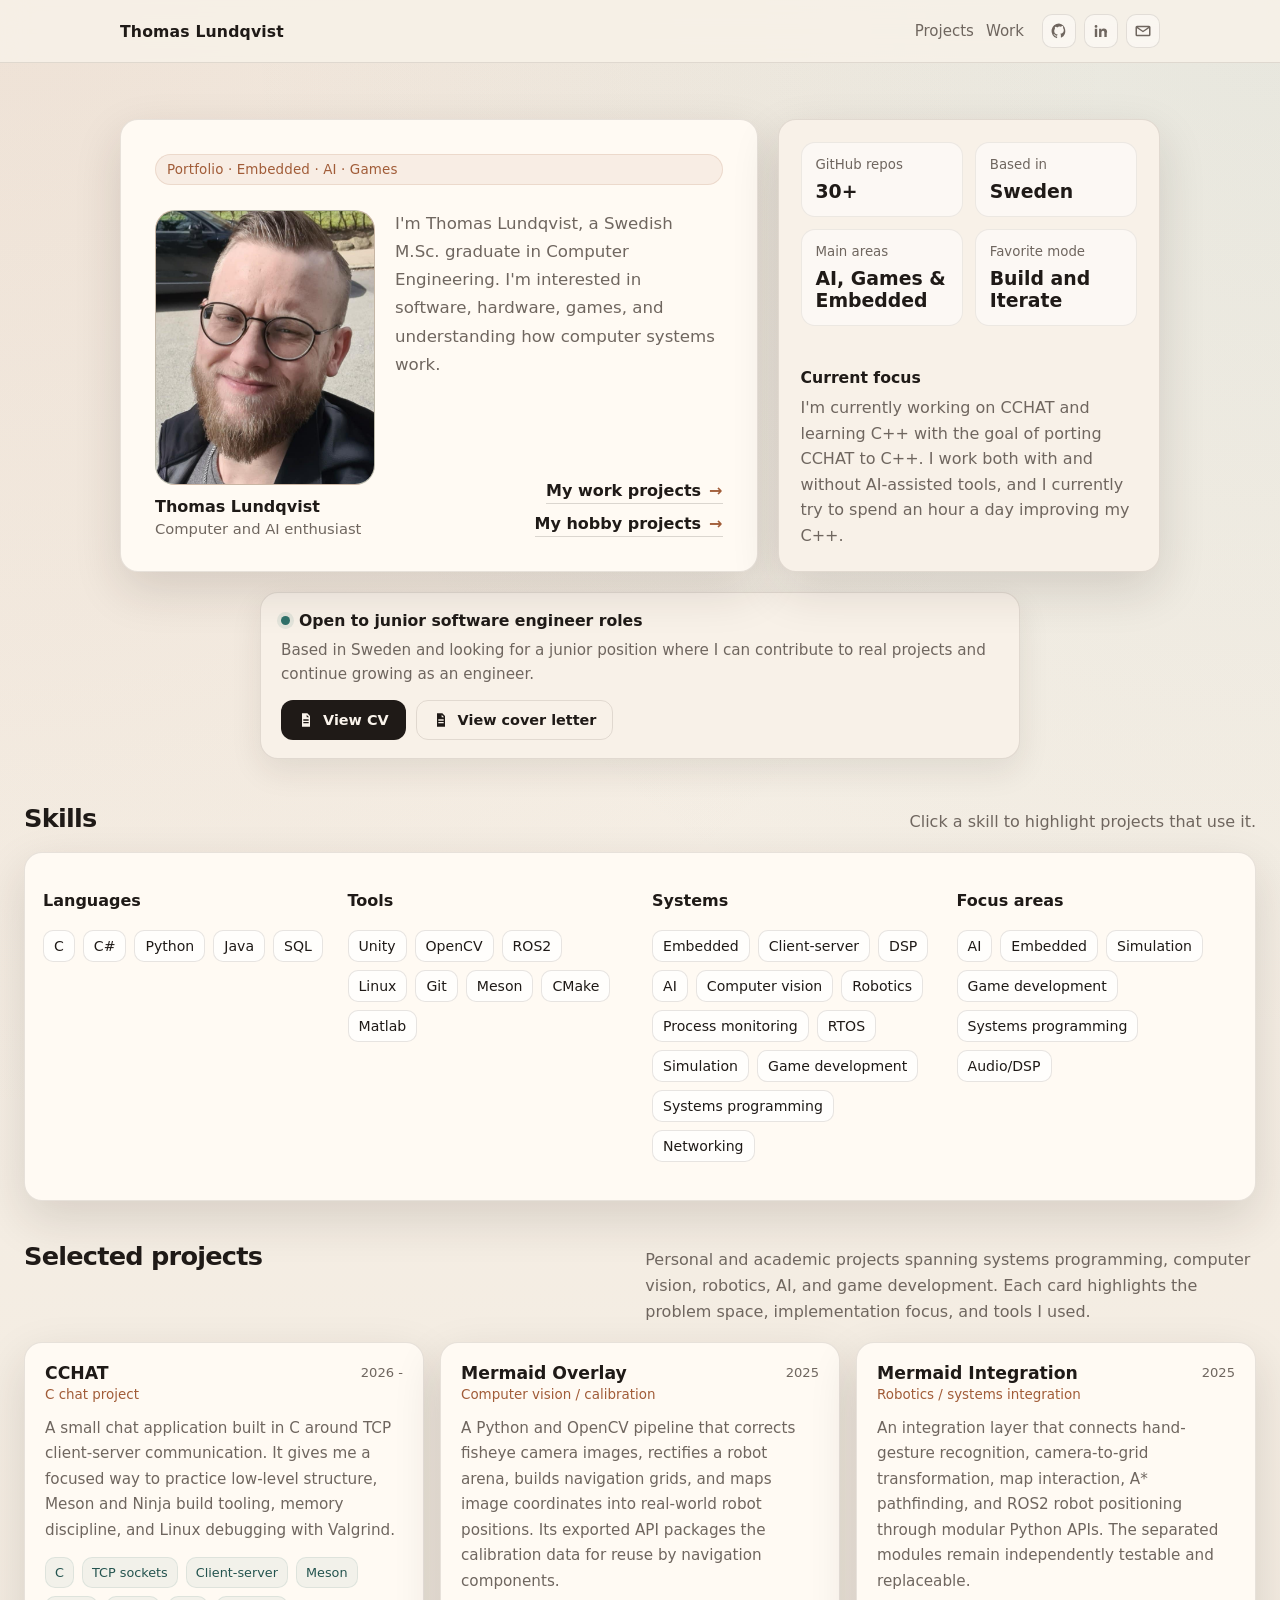
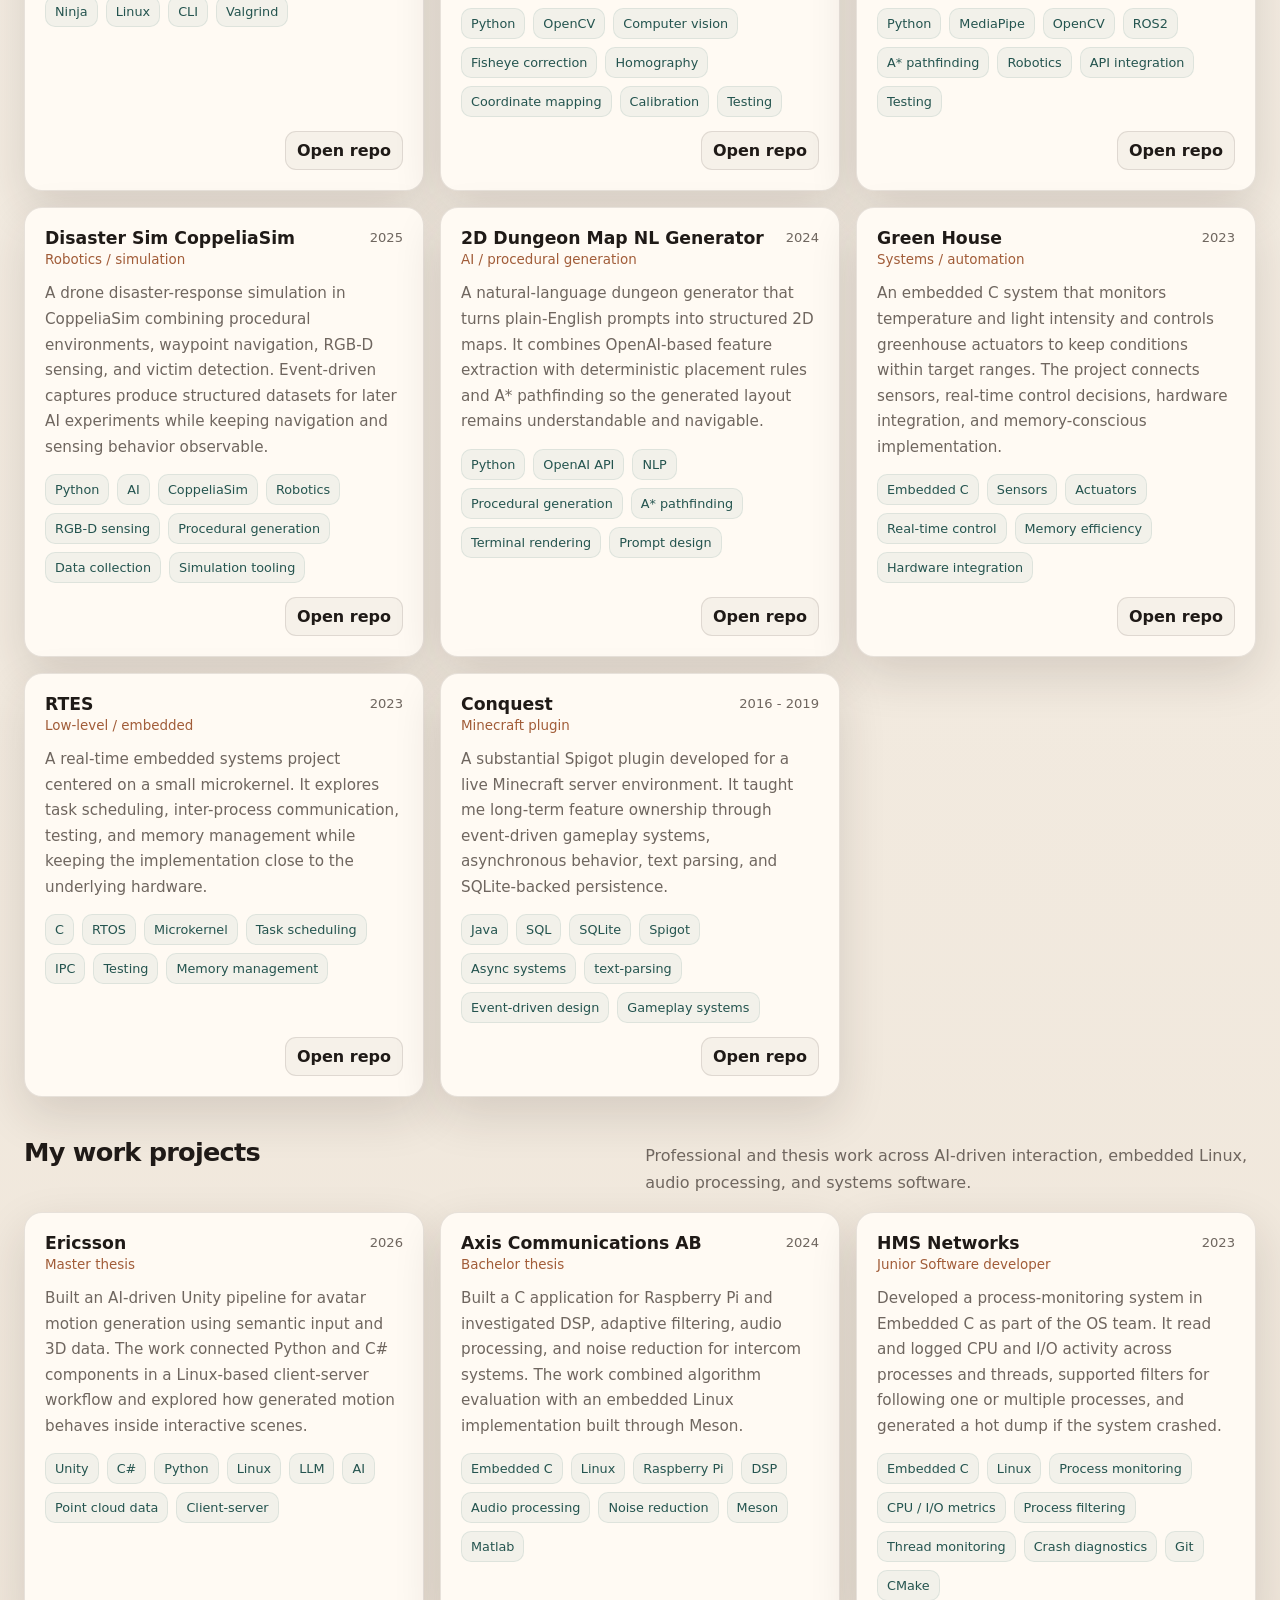
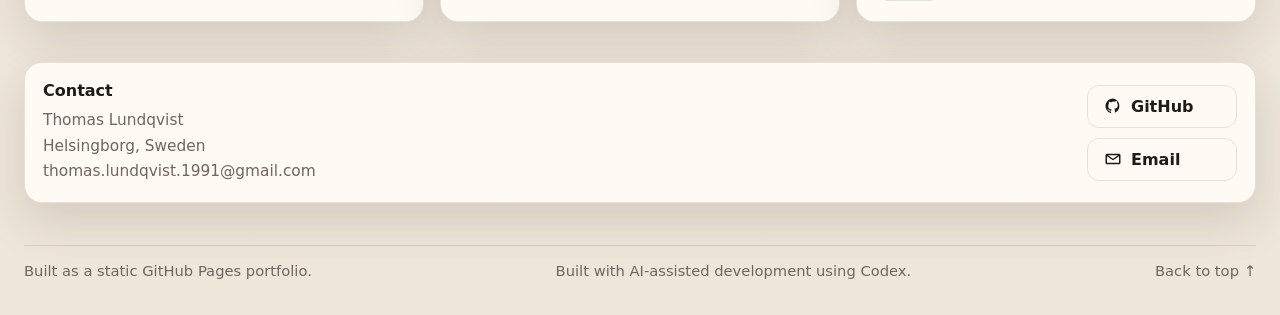
<file: index.html>
<!DOCTYPE html>
<html lang="en">
<head>
  <meta charset="UTF-8" />
  <meta name="viewport" content="width=device-width, initial-scale=1.0" />
  <title>Thomas Lundqvist | Portfolio</title>
  <meta name="description" content="Portfolio of Thomas Lundqvist, a recent Computer Engineering M.Sc. graduate focused on AI, Unity, embedded systems, and experimental software projects." />
  <meta property="og:title" content="Thomas Lundqvist | Portfolio" />
  <meta property="og:description" content="Computer Engineering M.Sc. portfolio focused on AI, Unity, embedded systems, and experimental software projects." />
  <meta property="og:type" content="website" />
  <meta property="og:image" content="assets/profile.jpg" />
  <meta name="twitter:card" content="summary_large_image" />
  <meta name="twitter:title" content="Thomas Lundqvist | Portfolio" />
  <meta name="twitter:description" content="Computer Engineering M.Sc. portfolio focused on AI, Unity, embedded systems, and experimental software projects." />
  <meta name="twitter:image" content="assets/profile.jpg" />
  <link rel="icon" href="assets/profile.jpg" />
  <link rel="stylesheet" href="styles.css?v=20260827f" />
</head>
<body>
  <div id="app"></div>
  <script type="module" src="main.js?v=20260827j"></script>
</body>
</html>
</file>
<file: styles.css>
:root {
  --bg: #f5efe6;
  --bg-soft: #efe6da;
  --panel: #fffaf3;
  --panel-strong: #f8f1e8;
  --line: rgba(59, 45, 35, 0.12);
  --text: #1f1a17;
  --muted: #6f665f;
  --accent: #a15c38;
  --accent-2: #2f6f68;
  --shadow: 0 18px 48px rgba(43, 30, 20, 0.14);
  --radius: 18px;
  --max: 1480px;
}

* { box-sizing: border-box; }
[hidden] { display: none !important; }
html { scroll-behavior: smooth; }
body {
  margin: 0;
  font-family: Inter, ui-sans-serif, system-ui, -apple-system, BlinkMacSystemFont, "Segoe UI", sans-serif;
  color: var(--text);
  background:
    radial-gradient(circle at top left, rgba(161, 92, 56, 0.1), transparent 30%),
    radial-gradient(circle at top right, rgba(47, 111, 104, 0.08), transparent 28%),
    linear-gradient(180deg, #f7f1e8 0%, #efe6da 100%);
  min-height: 100vh;
}

a { color: inherit; text-decoration: none; }
img { max-width: 100%; display: block; }

.wrap {
  width: min(calc(100% - 48px), var(--max));
  margin: 0 auto;
}

.topbar .wrap,
.hero-grid {
  max-width: 1040px;
}

.topbar {
  position: sticky;
  top: 0;
  z-index: 20;
  backdrop-filter: blur(12px);
  background: rgba(247, 241, 232, 0.86);
  border-bottom: 1px solid var(--line);
}

.nav {
  display: flex;
  align-items: center;
  justify-content: space-between;
  padding: 14px 0;
  gap: 16px;
}

.brand {
  font-weight: 800;
  letter-spacing: 0.01em;
  font-size: 0.98rem;
}

.brand span {
  color: var(--accent);
}

.nav-right {
  display: flex;
  align-items: center;
  justify-content: flex-end;
  gap: 18px;
  min-width: 0;
}

.nav-links {
  display: flex;
  gap: 12px;
  flex-wrap: wrap;
}

.nav-links a,
.social-links a {
  color: var(--muted);
  font-size: 0.94rem;
}

.nav-links a:hover,
.social-links a:hover {
  color: var(--text);
}

.social-links {
  display: flex;
  gap: 8px;
  flex-wrap: wrap;
  justify-content: flex-end;
}

.social-links a {
  display: inline-flex;
  align-items: center;
  justify-content: center;
  width: 34px;
  height: 34px;
  border: 1px solid var(--line);
  border-radius: 10px;
  background: rgba(255,255,255,0.42);
  line-height: 1;
  transition: transform 0.2s ease, border-color 0.2s ease, background 0.2s ease, color 0.2s ease;
}

.social-links a:hover {
  transform: translateY(-1px);
  border-color: rgba(161, 92, 56, 0.28);
  background: rgba(255,255,255,0.68);
}

.social-links svg {
  width: 18px;
  height: 18px;
  fill: currentColor;
}

.hero {
  padding: 56px 0 24px;
}

.hero-grid {
  display: grid;
  grid-template-columns: minmax(0, 1.25fr) minmax(280px, 0.75fr);
  gap: 20px;
  align-items: stretch;
}

.career-note {
  max-width: 760px;
  margin-top: 20px;
  padding: 18px 20px;
  background: var(--panel-strong);
  border: 1px solid var(--line);
  border-radius: 18px;
  box-shadow: 0 12px 32px rgba(43, 30, 20, 0.09);
}

.career-note-heading {
  display: flex;
  align-items: center;
  gap: 9px;
  margin-bottom: 8px;
}

.career-note-heading strong {
  font-size: 0.98rem;
}

.career-note-status {
  width: 9px;
  height: 9px;
  flex: 0 0 auto;
  border-radius: 50%;
  background: var(--accent-2);
  box-shadow: 0 0 0 4px rgba(47, 111, 104, 0.1);
}

.career-note p {
  margin: 0;
  color: var(--muted);
  font-size: 0.95rem;
  line-height: 1.6;
}

.career-note-actions {
  display: flex;
  flex-wrap: wrap;
  gap: 10px;
  margin-top: 14px;
}

.career-document-link {
  padding: 9px 13px;
  font-size: 0.9rem;
}

.career-document-link svg {
  width: 16px;
  height: 16px;
  flex: 0 0 auto;
  fill: currentColor;
}

.hero-card,
.glass,
.project-card,
.timeline-card,
.contact-card {
  background: var(--panel);
  border: 1px solid var(--line);
  border-radius: var(--radius);
  box-shadow: var(--shadow);
}

.hero-card {
  padding: 34px;
  display: flex;
  flex-direction: column;
  justify-content: space-between;
}

.eyebrow {
  display: inline-flex;
  align-items: center;
  gap: 8px;
  padding: 7px 11px;
  border-radius: 999px;
  background: rgba(161, 92, 56, 0.08);
  color: var(--accent);
  border: 1px solid rgba(161, 92, 56, 0.14);
  font-size: 0.84rem;
  margin-bottom: 18px;
  letter-spacing: 0.01em;
}

h1 {
  font-size: clamp(2.6rem, 4.3vw, 4.6rem);
  line-height: 0.95;
  margin: 0 0 16px;
  letter-spacing: -0.05em;
  max-width: 11ch;
}

.hero-intro {
  display: grid;
  grid-template-columns: minmax(170px, 220px) minmax(0, 1fr);
  gap: 20px;
  align-items: stretch;
}

.hero-portrait {
  display: grid;
  gap: 12px;
  width: 100%;
  margin: 0;
}

.hero-portrait-frame {
  aspect-ratio: 4 / 5;
}

.hero-copy {
  display: flex;
  flex-direction: column;
  gap: 18px;
  min-height: 100%;
}

.hero-copy .lead {
  margin-bottom: 0;
}

.lead {
  font-size: 1.04rem;
  line-height: 1.7;
  color: var(--muted);
  max-width: 40ch;
  margin: 0;
}

.muted-copy {
  margin: 0 0 12px;
  color: var(--muted);
  line-height: 1.6;
}

.current-focus {
  margin-top: 24px;
}

.current-focus > strong {
  display: block;
  margin-bottom: 8px;
  font-size: 0.98rem;
}

.current-focus .muted-copy {
  margin-bottom: 0;
}

.cta-row {
  display: flex;
  flex-direction: column;
  align-items: flex-end;
  gap: 10px;
  justify-content: flex-end;
  align-self: flex-end;
  margin-top: auto;
}

.hero-link {
  display: inline-flex;
  align-items: center;
  gap: 8px;
  font-weight: 700;
  color: var(--text);
  padding-bottom: 3px;
  border-bottom: 1px solid rgba(31, 26, 23, 0.16);
  transition: color 0.2s ease, border-color 0.2s ease, transform 0.2s ease;
}

.hero-link::after {
  content: '→';
  color: var(--accent);
  transition: transform 0.2s ease;
}

.hero-link:hover {
  color: var(--accent);
  border-color: rgba(161, 92, 56, 0.4);
  transform: translateX(1px);
}

.hero-link:hover::after {
  transform: translateX(2px);
}

.button {
  display: inline-flex;
  align-items: center;
  justify-content: center;
  gap: 9px;
  padding: 11px 16px;
  border-radius: 12px;
  font-weight: 700;
  border: 1px solid transparent;
  transition: transform 0.2s ease, border-color 0.2s ease, background 0.2s ease;
}

.button:hover { transform: translateY(-1px); }
.button.primary {
  background: var(--text);
  color: #faf4ec;
}
.button.secondary {
  background: transparent;
  border-color: var(--line);
  color: var(--text);
}

.glass {
  padding: 22px;
  display: grid;
  gap: 18px;
  align-content: start;
  background: var(--panel-strong);
}

.portrait-frame {
  position: relative;
  aspect-ratio: 4 / 5;
  border-radius: 20px;
  overflow: hidden;
  background:
    linear-gradient(180deg, rgba(161, 92, 56, 0.18), rgba(47, 111, 104, 0.18)),
    #e7dccc;
  border: 1px solid rgba(59, 45, 35, 0.1);
  box-shadow: inset 0 0 0 1px rgba(255,255,255,0.3);
}

.portrait-image {
  width: 100%;
  height: 100%;
  object-fit: cover;
  object-position: center 28%;
  display: block;
}

.portrait-fallback {
  position: absolute;
  inset: 0;
  display: flex;
  align-items: center;
  justify-content: center;
  font-size: 3rem;
  font-weight: 800;
  letter-spacing: -0.08em;
  color: rgba(31, 26, 23, 0.35);
}

.portrait-copy {
  display: flex;
  flex-direction: column;
  gap: 4px;
}

.portrait-copy strong {
  font-size: 1rem;
}

.portrait-copy span {
  color: var(--muted);
  font-size: 0.92rem;
}

.stat-grid {
  display: grid;
  grid-template-columns: 1fr 1fr;
  gap: 12px;
}

.stat {
  padding: 14px;
  background: rgba(255,255,255,0.5);
  border: 1px solid rgba(59, 45, 35, 0.08);
  border-radius: 14px;
}

.stat small {
  color: var(--muted);
  display: block;
  margin-bottom: 8px;
}

.stat strong {
  font-size: 1.18rem;
  display: block;
}

.chips {
  display: flex;
  flex-wrap: wrap;
  gap: 8px;
}

.chip {
  padding: 8px 11px;
  border-radius: 999px;
  border: 1px solid rgba(59, 45, 35, 0.09);
  color: var(--muted);
  font-size: 0.88rem;
  background: rgba(255,255,255,0.5);
}

section {
  padding: 20px 0;
}

section[id] {
  scroll-margin-top: 82px;
}

.section-head {
  display: flex;
  align-items: baseline;
  justify-content: space-between;
  gap: 16px;
  margin-bottom: 16px;
}

.section-head h2 {
  margin: 0;
  font-size: clamp(1.4rem, 2vw, 2rem);
  letter-spacing: -0.03em;
}

.section-head p {
  margin: 0;
  color: var(--muted);
  max-width: 60ch;
  line-height: 1.65;
}

.section-action {
  display: flex;
  justify-content: flex-end;
  margin-top: 14px;
}

.projects {
  display: grid;
  grid-template-columns: repeat(3, minmax(0, 1fr));
  gap: 16px;
}

.project-card {
  padding: 20px;
  display: flex;
  flex-direction: column;
  gap: 14px;
  min-height: 220px;
  scroll-margin-top: 88px;
}

.project-top {
  display: flex;
  justify-content: space-between;
  gap: 14px;
  align-items: start;
}

.project-title {
  font-size: 1.08rem;
  font-weight: 800;
  margin: 0;
}

.project-kind {
  color: var(--accent);
  font-size: 0.84rem;
  margin-top: 4px;
}

.project-active {
  color: var(--muted);
  font-size: 0.82rem;
  white-space: nowrap;
  padding-top: 2px;
}

.project-card p {
  margin: 0;
  color: var(--muted);
  line-height: 1.68;
  font-size: 0.95rem;
}

.meta {
  display: flex;
  flex-wrap: wrap;
  gap: 8px;
}

.meta span {
  font-size: 0.8rem;
  padding: 7px 9px;
  border-radius: 10px;
  background: rgba(47, 111, 104, 0.06);
  border: 1px solid rgba(47, 111, 104, 0.1);
  color: #24544f;
}

.project-links {
  display: flex;
  gap: 10px;
  flex-wrap: wrap;
  justify-content: flex-end;
  margin-top: auto;
}

.project-links a {
  font-weight: 700;
  color: var(--text);
  padding: 9px 11px;
  border-radius: 11px;
  background: rgba(31, 26, 23, 0.04);
  border: 1px solid var(--line);
}

.timeline-card,
.contact-card {
  padding: 18px;
}

.skill-card {
  display: grid;
  gap: 14px;
}

.skill-card--full {
  grid-template-columns: repeat(4, minmax(0, 1fr));
  gap: 18px 24px;
}

.skill-group {
  display: grid;
  gap: 12px;
  align-content: start;
}

.skill-group:not(:nth-last-child(-n + 2)) {
  padding-bottom: 6px;
}

.timeline-card h3,
.contact-card h3 {
  margin: 0 0 8px;
  font-size: 1rem;
}

.timeline-card p,
.contact-card p {
  margin: 0;
  color: var(--muted);
  line-height: 1.65;
  font-size: 0.96rem;
}

.skill-list {
  display: flex;
  flex-wrap: wrap;
  gap: 8px;
}

.skill-chip {
  appearance: none;
  border: 1px solid rgba(59, 45, 35, 0.12);
  background: rgba(255,255,255,0.7);
  color: var(--text);
  border-radius: 10px;
  padding: 7px 10px;
  font: inherit;
  font-size: 0.88rem;
  cursor: pointer;
  transition: transform 0.2s ease, border-color 0.2s ease, background 0.2s ease, color 0.2s ease, box-shadow 0.2s ease;
}

.skill-chip:hover {
  transform: translateY(-1px);
  border-color: rgba(161, 92, 56, 0.28);
}

.skill-chip.is-active {
  background: rgba(161, 92, 56, 0.12);
  border-color: rgba(161, 92, 56, 0.4);
  color: var(--accent);
  box-shadow: 0 8px 20px rgba(161, 92, 56, 0.12);
}

.project-card {
  transition: opacity 0.2s ease, transform 0.2s ease, box-shadow 0.2s ease, border-color 0.2s ease;
}

.project-card.is-muted {
  opacity: 0.38;
  transform: scale(0.985);
}

.project-card.is-highlighted {
  border-color: rgba(161, 92, 56, 0.34);
  box-shadow: 0 20px 52px rgba(43, 30, 20, 0.18);
}

.contact-grid {
  display: grid;
  grid-template-columns: 1fr;
  gap: 14px;
}

.contact-card--wide {
  display: flex;
  align-items: center;
  justify-content: space-between;
  gap: 16px;
}

.contact-actions {
  display: flex;
  flex-direction: column;
  gap: 10px;
  min-width: 150px;
}

.contact-button {
  justify-content: flex-start;
}

.contact-button svg {
  width: 18px;
  height: 18px;
  fill: currentColor;
  flex: 0 0 auto;
}

footer {
  padding: 22px 0 36px;
  color: var(--muted);
  font-size: 0.92rem;
}

.footer-row {
  display: flex;
  align-items: center;
  justify-content: space-between;
  gap: 12px;
  flex-wrap: wrap;
  border-top: 1px solid var(--line);
  padding-top: 16px;
}

@media (max-width: 1180px) {
  .projects,
  .skill-card--full {
    grid-template-columns: repeat(2, minmax(0, 1fr));
  }
}

@media (max-width: 920px) {
  .nav {
    align-items: flex-start;
  }

  .nav-right {
    flex-direction: column;
    align-items: flex-end;
    gap: 10px;
  }

  .hero-grid,
  .projects {
    grid-template-columns: 1fr;
  }

  .hero {
    padding-top: 34px;
  }

  .hero-card,
  .glass,
  .contact-card--wide {
    padding: 24px;
  }

  .hero-intro {
    grid-template-columns: 1fr;
  }

  .hero-portrait {
    width: min(100%, 240px);
    justify-self: start;
  }

  .skill-card--full {
    grid-template-columns: 1fr;
  }

  h1 {
    max-width: none;
  }
}

@media (max-width: 560px) {
  .wrap { width: min(calc(100% - 18px), var(--max)); }
  section[id] { scroll-margin-top: 132px; }
  .nav {
    padding: 12px 0;
    flex-direction: column;
    align-items: stretch;
  }
  .nav-right {
    align-items: stretch;
  }
  .nav-links,
  .social-links {
    justify-content: flex-start;
  }
  .hero-card,
  .glass,
  .project-card,
  .timeline-card,
  .contact-card {
    border-radius: 16px;
  }
  .hero-intro {
    gap: 16px;
  }
  .hero-portrait {
    width: min(100%, 210px);
  }
  .career-note {
    padding: 16px;
    border-radius: 16px;
  }
  .contact-card--wide {
    flex-direction: column;
    align-items: start;
  }
  .stat-grid { grid-template-columns: 1fr; }
  .section-head {
    flex-direction: column;
    align-items: start;
  }
}
</file>
